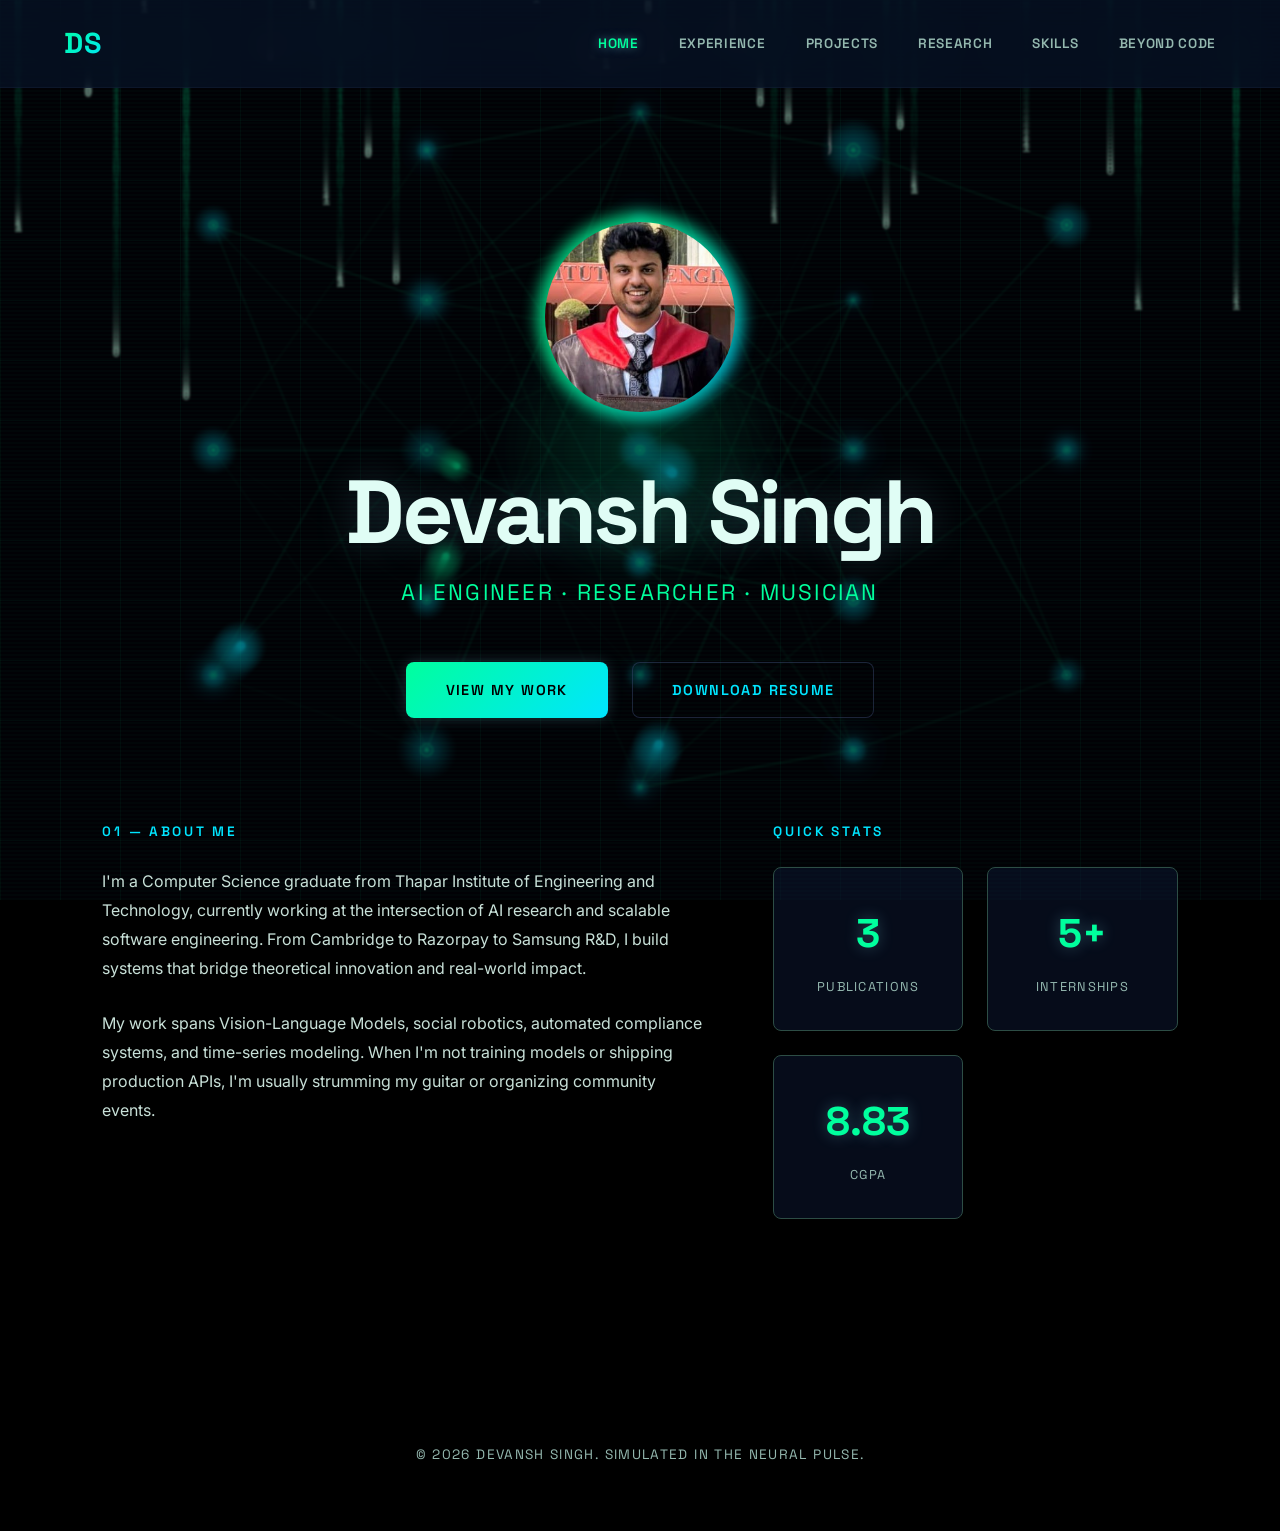
<file: index.html>
<!DOCTYPE html>
<html lang="en">
<head>
    <meta charset="UTF-8">
    <meta name="viewport" content="width=device-width, initial-scale=1.0">
    <title>Devansh Singh | Portfolio</title>
    <link rel="icon" type="image/png" href="assets/favicon.png">
    <meta name="description" content="Portfolio of Devansh Singh — AI Engineer, Researcher, and Musician. Specializing in Deep Learning, Computer Vision, and Multimodal AI.">
    <link rel="stylesheet" href="style.css">
</head>
<body>
    <div id="canvas-container"><canvas id="fractal-canvas"></canvas></div>

    <nav>
        <a href="index.html" class="logo">DS</a>
        <button class="hamburger" aria-label="Menu"><span></span><span></span><span></span></button>
        <div class="nav-links">
            <a href="index.html" class="active">Home</a>
            <a href="experience.html">Experience</a>
            <a href="projects.html">Projects</a>
            <a href="research.html">Research</a>
            <a href="skills.html">Skills</a>
            <a href="beyond.html">Beyond Code</a>
        </div>
    </nav>

    <main>
        <section class="hero">
            <div class="profile-wrapper">
                <div class="profile-glow"></div>
                <img src="assets/profile.jpg" alt="Devansh Singh" class="profile-img">
            </div>
            <h1>Devansh Singh</h1>
            <p class="tagline">AI Engineer · Researcher · Musician</p>
            <div class="hero-buttons">
                <a href="projects.html" class="btn btn-primary">View My Work</a>
                <a href="My resume.pdf" target="_blank" class="btn btn-secondary">Download Resume</a>
            </div>
        </section>

        <section class="about-section fade-in">
            <div class="about-grid">
                <div>
                    <div class="about-label">01 — About Me</div>
                    <p>I'm a Computer Science graduate from Thapar Institute of Engineering and Technology, currently working at the intersection of AI research and scalable software engineering. From Cambridge to Razorpay to Samsung R&D, I build systems that bridge theoretical innovation and real-world impact.</p>
                    <br>
                    <p>My work spans Vision-Language Models, social robotics, automated compliance systems, and time-series modeling. When I'm not training models or shipping production APIs, I'm usually strumming my guitar or organizing community events.</p>
                </div>
                <div>
                    <div class="about-label">Quick Stats</div>
                    <div class="stat-grid">
                        <div class="stat">
                            <div class="stat-number">3</div>
                            <div class="stat-label">Publications</div>
                        </div>
                        <div class="stat">
                            <div class="stat-number">5+</div>
                            <div class="stat-label">Internships</div>
                        </div>
                        <div class="stat">
                            <div class="stat-number">8.83</div>
                            <div class="stat-label">CGPA</div>
                        </div>
                    </div>
                </div>
            </div>
        </section>
    </main>

    <footer>
        <div class="footer-line"></div>
        <p>&copy; 2026 Devansh Singh. Simulated in the Neural Pulse.</p>
    </footer>

    <script src="script.js"></script>
</body>
</html>
</file>
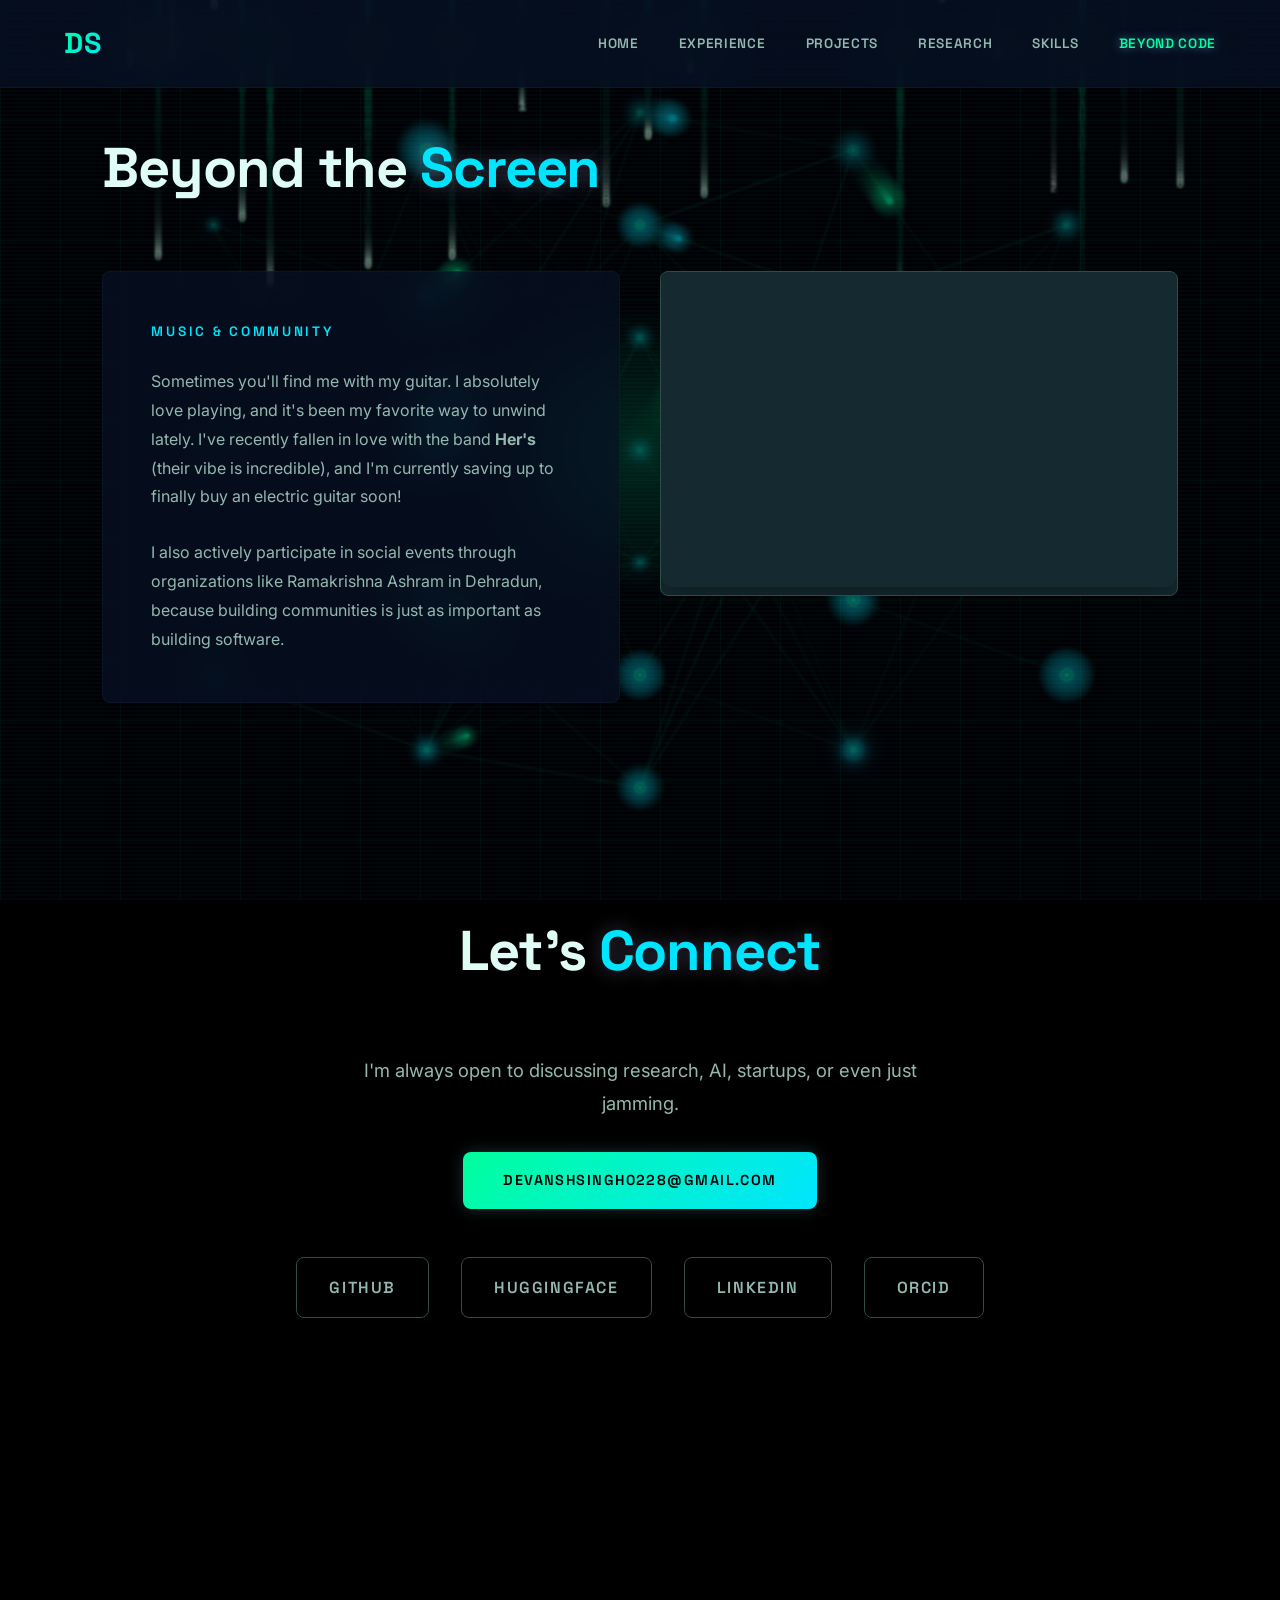
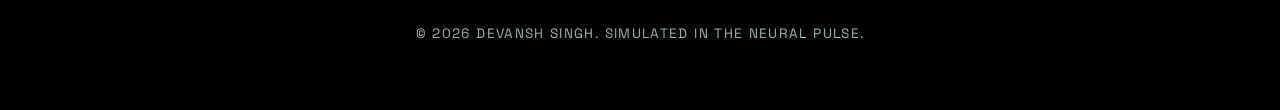
<file: beyond.html>
<!DOCTYPE html>
<html lang="en">

<head>
    <meta charset="UTF-8">
    <meta name="viewport" content="width=device-width, initial-scale=1.0">
    <title>Beyond Code | Devansh Singh Portfolio</title>
    <link rel="icon" type="image/png" href="assets/favicon.png">
    <link rel="stylesheet" href="style.css">
</head>

<body>
    <div id="canvas-container"><canvas id="fractal-canvas"></canvas></div>
    <nav>
        <a href="index.html" class="logo">DS</a>
        <button class="hamburger" aria-label="Menu"><span></span><span></span><span></span></button>
        <div class="nav-links">
            <a href="index.html">Home</a>
            <a href="experience.html">Experience</a>
            <a href="projects.html">Projects</a>
            <a href="research.html">Research</a>
            <a href="skills.html">Skills</a>
            <a href="beyond.html" class="active">Beyond Code</a>
        </div>
    </nav>
    <main>
        <h2 class="fade-in">Beyond the <span class="accent">Screen</span></h2>
        <div class="grid-2">
            <div class="glass-card fade-in">
                <div class="about-label">Music & Community</div>
                <p>Sometimes you'll find me with my guitar. I absolutely love playing, and it's been my favorite way to
                    unwind lately. I've recently fallen in love with the band <strong>Her's</strong> (their vibe is
                    incredible), and I'm currently saving up to finally buy an electric guitar soon!</p>
                <br>
                <p>I also actively participate in social events through organizations like Ramakrishna Ashram in
                    Dehradun, because building communities is just as important as building software.</p>
            </div>
            <div class="fade-in">
                <div class="video-container">
                    <iframe width="100%" height="315" src="https://www.youtube.com/embed/6kzU5Hct-to"
                        title="YouTube video player" frameborder="0"
                        allow="accelerometer; autoplay; clipboard-write; encrypted-media; gyroscope; picture-in-picture; web-share"
                        referrerpolicy="strict-origin-when-cross-origin" allowfullscreen
                        style="border-radius: 0.75rem; box-shadow: 0 10px 30px rgba(0,0,0,0.3);">
                    </iframe>
                </div>
            </div>
        </div>

        <div class="contact-section fade-in" style="margin-top:5rem;">
            <h2>Let's <span class="accent">Connect</span></h2>
            <p style="font-size:1.15rem;max-width:600px;margin:0 auto 2rem;">I'm always open to discussing research, AI,
                startups, or even just jamming.</p>
            <a href="mailto:devanshsingh0228@gmail.com" class="btn btn-primary">devanshsingh0228@gmail.com</a>
            <div class="social-links">
                <a href="https://github.com/devsingh02" target="_blank" class="social-link">GitHub</a>
                <a href="https://huggingface.co/devranx" target="_blank" class="social-link">HuggingFace</a>
                <a href="https://www.linkedin.com/in/devansh-singh-8190a0222/" target="_blank"
                    class="social-link">LinkedIn</a>
                <a href="https://orcid.org/0009-0004-6804-5392" target="_blank" class="social-link">ORCID</a>
            </div>
        </div>
    </main>
    <footer>
        <div class="footer-line"></div>
        <p>&copy; 2026 Devansh Singh. Simulated in the Neural Pulse.</p>
    </footer>
    <script src="script.js"></script>
</body>

</html>
</file>
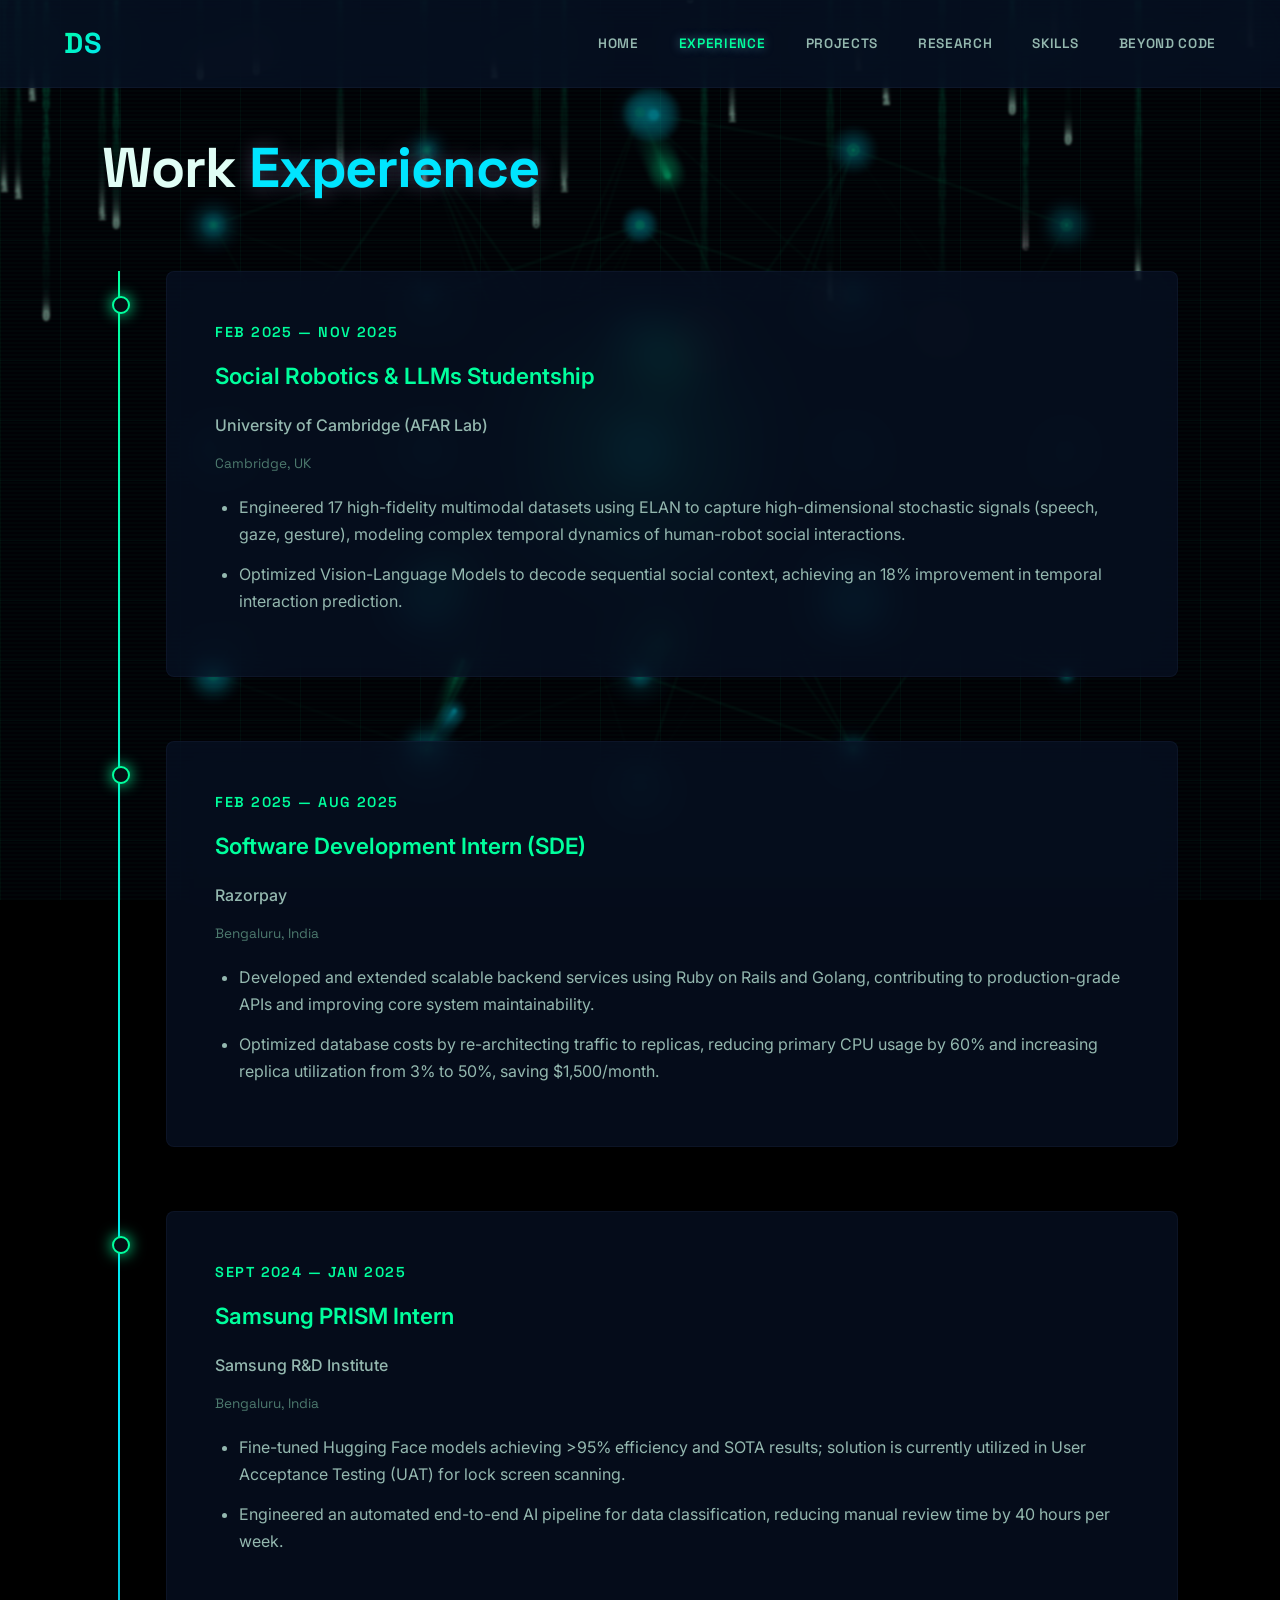
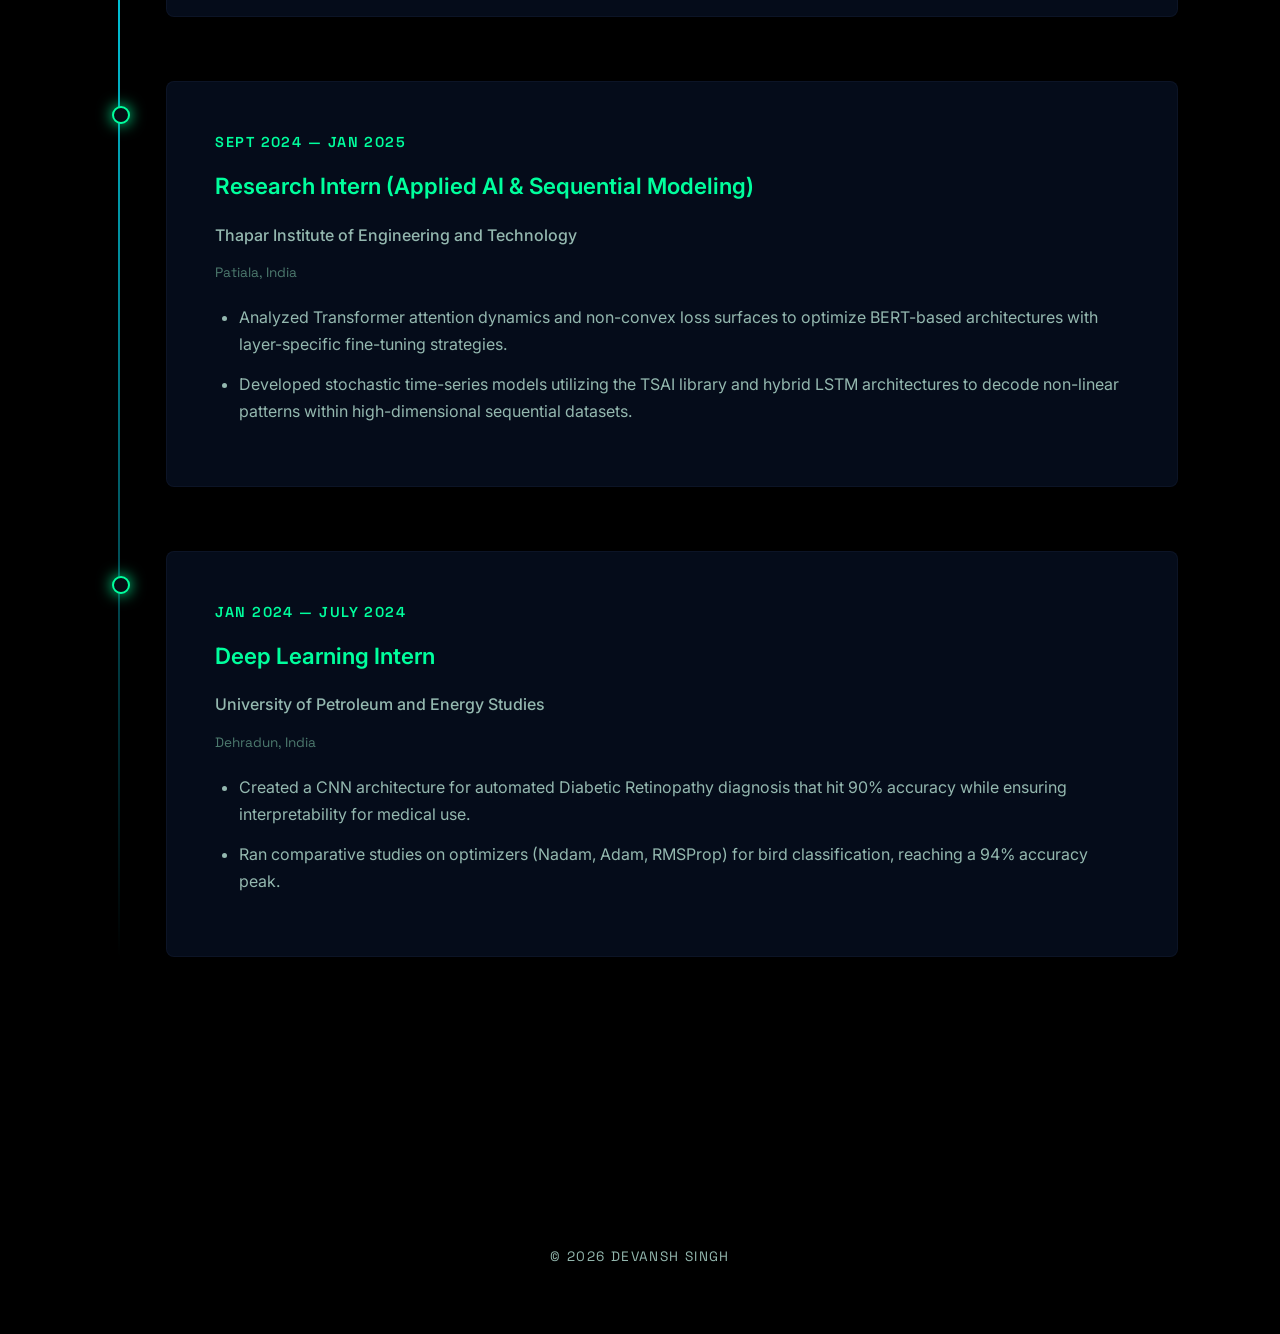
<file: experience.html>
<!DOCTYPE html>
<html lang="en">
<head>
    <meta charset="UTF-8">
    <meta name="viewport" content="width=device-width, initial-scale=1.0">
    <title>Experience | Devansh Singh Portfolio</title>
    <link rel="icon" type="image/png" href="assets/favicon.png">
    <link rel="stylesheet" href="style.css">
</head>
<body>
    <div id="canvas-container"><canvas id="fractal-canvas"></canvas></div>
    <nav>
        <a href="index.html" class="logo">DS</a>
        <button class="hamburger" aria-label="Menu"><span></span><span></span><span></span></button>
        <div class="nav-links">
            <a href="index.html">Home</a>
            <a href="experience.html" class="active">Experience</a>
            <a href="projects.html">Projects</a>
            <a href="research.html">Research</a>
            <a href="skills.html">Skills</a>
            <a href="beyond.html">Beyond Code</a>
        </div>
    </nav>

    <main>
        <h2 class="fade-in">Work <span class="accent">Experience</span></h2>

        <div class="timeline">
            <div class="timeline-item glass-card fade-in">
                <div class="date">Feb 2025 — Nov 2025</div>
                <h3>Social Robotics & LLMs Studentship</h3>
                <h4>University of Cambridge (AFAR Lab)</h4>
                <div class="location">Cambridge, UK</div>
                <ul>
                    <li>Engineered 17 high-fidelity multimodal datasets using ELAN to capture high-dimensional stochastic signals (speech, gaze, gesture), modeling complex temporal dynamics of human-robot social interactions.</li>
                    <li>Optimized Vision-Language Models to decode sequential social context, achieving an 18% improvement in temporal interaction prediction.</li>
                </ul>
            </div>

            <div class="timeline-item glass-card fade-in">
                <div class="date">Feb 2025 — Aug 2025</div>
                <h3>Software Development Intern (SDE)</h3>
                <h4>Razorpay</h4>
                <div class="location">Bengaluru, India</div>
                <ul>
                    <li>Developed and extended scalable backend services using Ruby on Rails and Golang, contributing to production-grade APIs and improving core system maintainability.</li>
                    <li>Optimized database costs by re-architecting traffic to replicas, reducing primary CPU usage by 60% and increasing replica utilization from 3% to 50%, saving $1,500/month.</li>
                </ul>
            </div>

            <div class="timeline-item glass-card fade-in">
                <div class="date">Sept 2024 — Jan 2025</div>
                <h3>Samsung PRISM Intern</h3>
                <h4>Samsung R&D Institute</h4>
                <div class="location">Bengaluru, India</div>
                <ul>
                    <li>Fine-tuned Hugging Face models achieving >95% efficiency and SOTA results; solution is currently utilized in User Acceptance Testing (UAT) for lock screen scanning.</li>
                    <li>Engineered an automated end-to-end AI pipeline for data classification, reducing manual review time by 40 hours per week.</li>
                </ul>
            </div>

            <div class="timeline-item glass-card fade-in">
                <div class="date">Sept 2024 — Jan 2025</div>
                <h3>Research Intern (Applied AI & Sequential Modeling)</h3>
                <h4>Thapar Institute of Engineering and Technology</h4>
                <div class="location">Patiala, India</div>
                <ul>
                    <li>Analyzed Transformer attention dynamics and non-convex loss surfaces to optimize BERT-based architectures with layer-specific fine-tuning strategies.</li>
                    <li>Developed stochastic time-series models utilizing the TSAI library and hybrid LSTM architectures to decode non-linear patterns within high-dimensional sequential datasets.</li>
                </ul>
            </div>

            <div class="timeline-item glass-card fade-in">
                <div class="date">Jan 2024 — July 2024</div>
                <h3>Deep Learning Intern</h3>
                <h4>University of Petroleum and Energy Studies</h4>
                <div class="location">Dehradun, India</div>
                <ul>
                    <li>Created a CNN architecture for automated Diabetic Retinopathy diagnosis that hit 90% accuracy while ensuring interpretability for medical use.</li>
                    <li>Ran comparative studies on optimizers (Nadam, Adam, RMSProp) for bird classification, reaching a 94% accuracy peak.</li>
                </ul>
            </div>
        </div>
    </main>

    <footer>
        <div class="footer-line"></div>
        <p>&copy; 2026 Devansh Singh</p>
    </footer>
    <script src="script.js"></script>
</body>
</html>
</file>
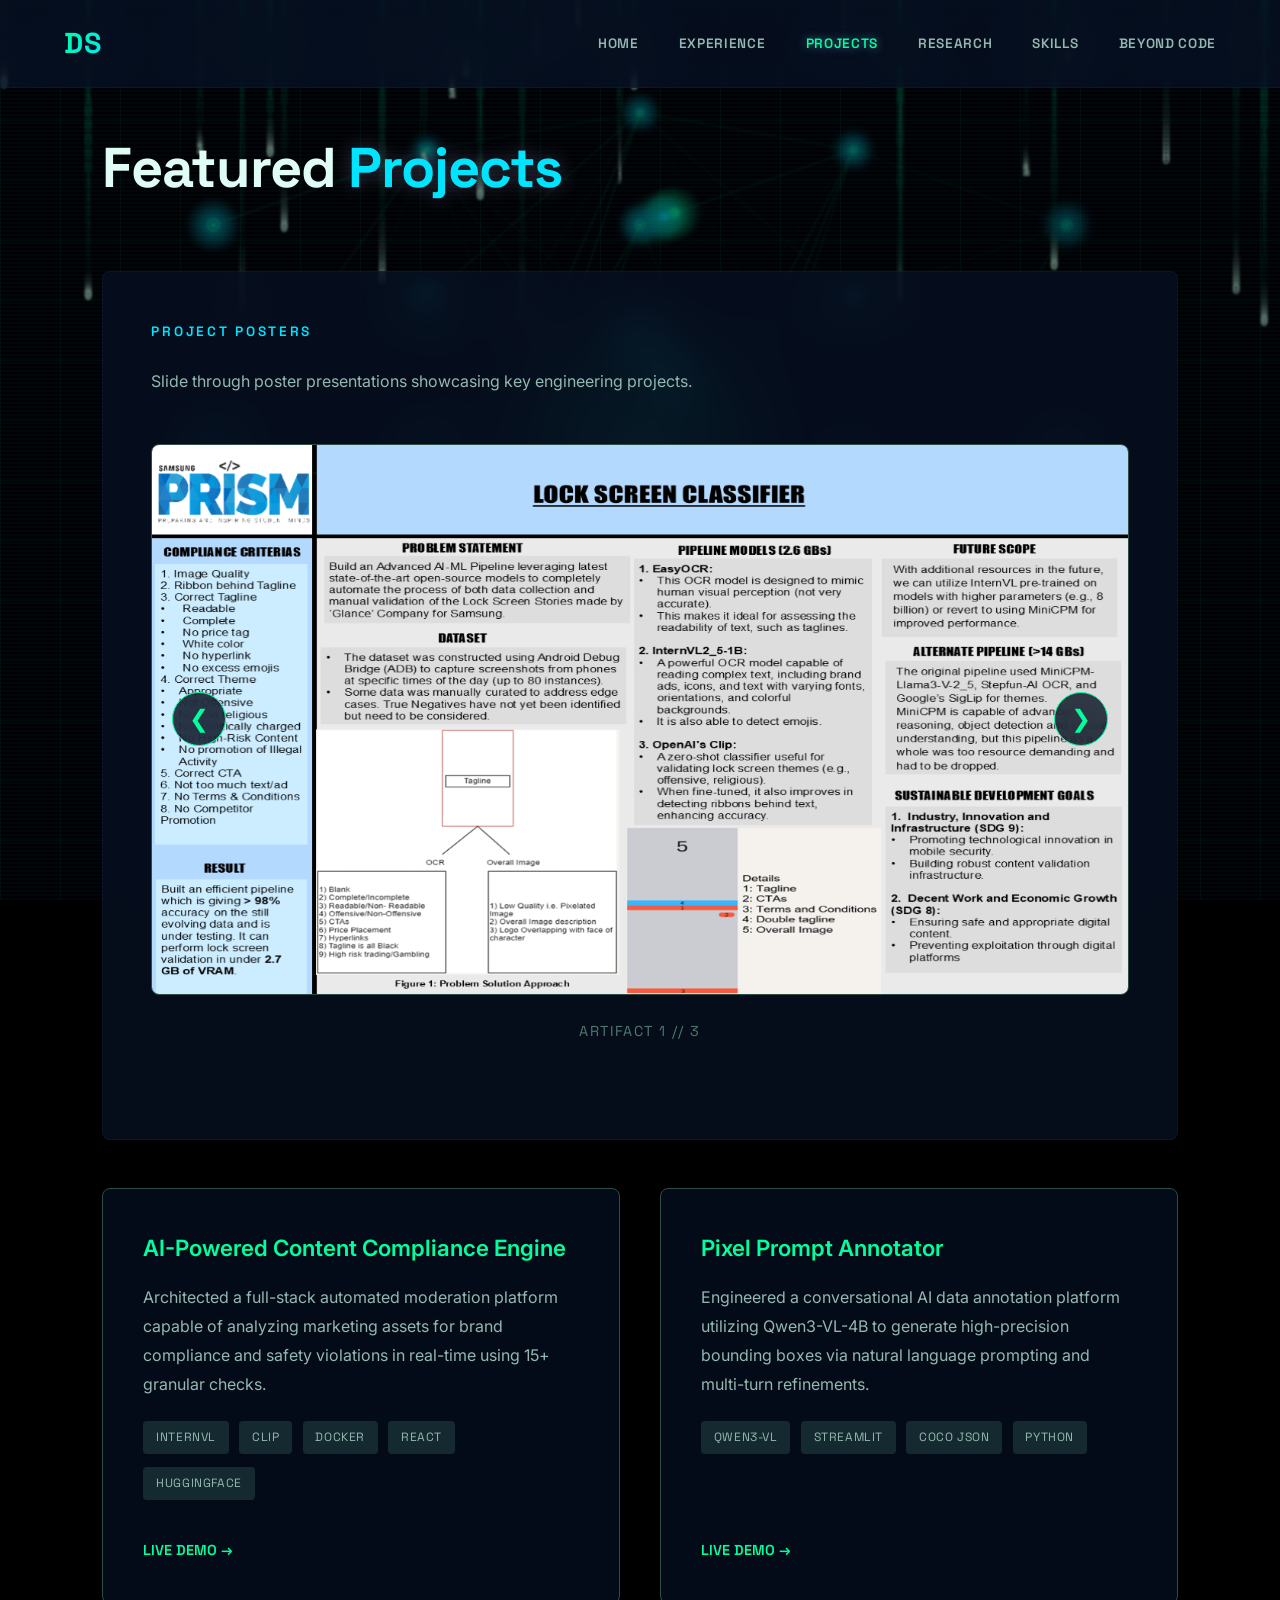
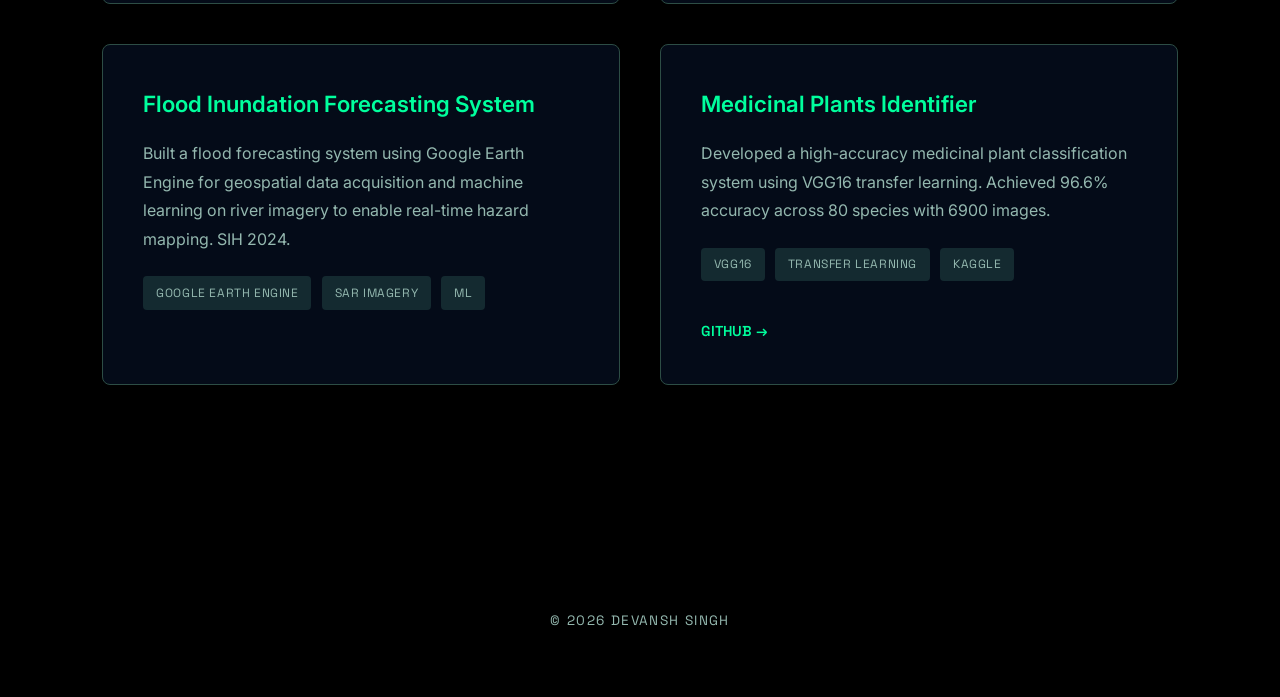
<file: projects.html>
<!DOCTYPE html>
<html lang="en">
<head>
    <meta charset="UTF-8">
    <meta name="viewport" content="width=device-width, initial-scale=1.0">
    <title>Projects | Devansh Singh Portfolio</title>
    <link rel="icon" type="image/png" href="assets/favicon.png">
    <link rel="stylesheet" href="style.css">
</head>
<body>
    <div id="canvas-container"><canvas id="fractal-canvas"></canvas></div>
    <nav>
        <a href="index.html" class="logo">DS</a>
        <button class="hamburger" aria-label="Menu"><span></span><span></span><span></span></button>
        <div class="nav-links">
            <a href="index.html">Home</a>
            <a href="experience.html">Experience</a>
            <a href="projects.html" class="active">Projects</a>
            <a href="research.html">Research</a>
            <a href="skills.html">Skills</a>
            <a href="beyond.html">Beyond Code</a>
        </div>
    </nav>

    <main>
        <h2 class="fade-in">Featured <span class="accent">Projects</span></h2>

        <div class="glass-card fade-in">
            <div class="about-label">Project Posters</div>
            <p style="margin-bottom: 1rem;">Slide through poster presentations showcasing key engineering projects.</p>
            <div class="slideshow-wrapper">
                <div class="slideshow-container">
                    <div class="slide active"><img src="assets/projects_slides/slide_1.png" alt="Lock Screen Classifier"></div>
                    <div class="slide"><img src="assets/projects_slides/slide_2.png" alt="Flood Forecasting"></div>
                    <div class="slide"><img src="assets/projects_slides/slide_3.png" alt="Medicinal Plants"></div>
                    <button class="slide-nav slide-prev">&#10094;</button>
                    <button class="slide-nav slide-next">&#10095;</button>
                </div>
                <div class="slide-counter">1 / 3</div>
            </div>
        </div>

        <div class="grid-2" style="margin-top: 3rem;">
            <div class="project-card fade-in">
                <h3>AI-Powered Content Compliance Engine</h3>
                <p>Architected a full-stack automated moderation platform capable of analyzing marketing assets for brand compliance and safety violations in real-time using 15+ granular checks.</p>
                <div style="margin-top: 1rem;">
                    <span class="project-tag">InternVL</span>
                    <span class="project-tag">CLIP</span>
                    <span class="project-tag">Docker</span>
                    <span class="project-tag">React</span>
                    <span class="project-tag">HuggingFace</span>
                </div>
                <div class="project-links">
                    <a href="https://devranx-prism2-0.hf.space/" target="_blank">Live Demo →</a>
                </div>
            </div>

            <div class="project-card fade-in">
                <h3>Pixel Prompt Annotator</h3>
                <p>Engineered a conversational AI data annotation platform utilizing Qwen3-VL-4B to generate high-precision bounding boxes via natural language prompting and multi-turn refinements.</p>
                <div style="margin-top: 1rem;">
                    <span class="project-tag">Qwen3-VL</span>
                    <span class="project-tag">Streamlit</span>
                    <span class="project-tag">COCO JSON</span>
                    <span class="project-tag">Python</span>
                </div>
                <div class="project-links">
                    <a href="https://devranx-pixel-prompt-annotator.hf.space/" target="_blank">Live Demo →</a>
                </div>
            </div>

            <div class="project-card fade-in">
                <h3>Flood Inundation Forecasting System</h3>
                <p>Built a flood forecasting system using Google Earth Engine for geospatial data acquisition and machine learning on river imagery to enable real-time hazard mapping. SIH 2024.</p>
                <div style="margin-top: 1rem;">
                    <span class="project-tag">Google Earth Engine</span>
                    <span class="project-tag">SAR Imagery</span>
                    <span class="project-tag">ML</span>
                </div>
            </div>

            <div class="project-card fade-in">
                <h3>Medicinal Plants Identifier</h3>
                <p>Developed a high-accuracy medicinal plant classification system using VGG16 transfer learning. Achieved 96.6% accuracy across 80 species with 6900 images.</p>
                <div style="margin-top: 1rem;">
                    <span class="project-tag">VGG16</span>
                    <span class="project-tag">Transfer Learning</span>
                    <span class="project-tag">Kaggle</span>
                </div>
                <div class="project-links">
                    <a href="https://github.com/devsingh02/Medicinal-Plants" target="_blank">GitHub →</a>
                </div>
            </div>
        </div>
    </main>

    <footer>
        <div class="footer-line"></div>
        <p>&copy; 2026 Devansh Singh</p>
    </footer>
    <script src="script.js"></script>
</body>
</html>
</file>
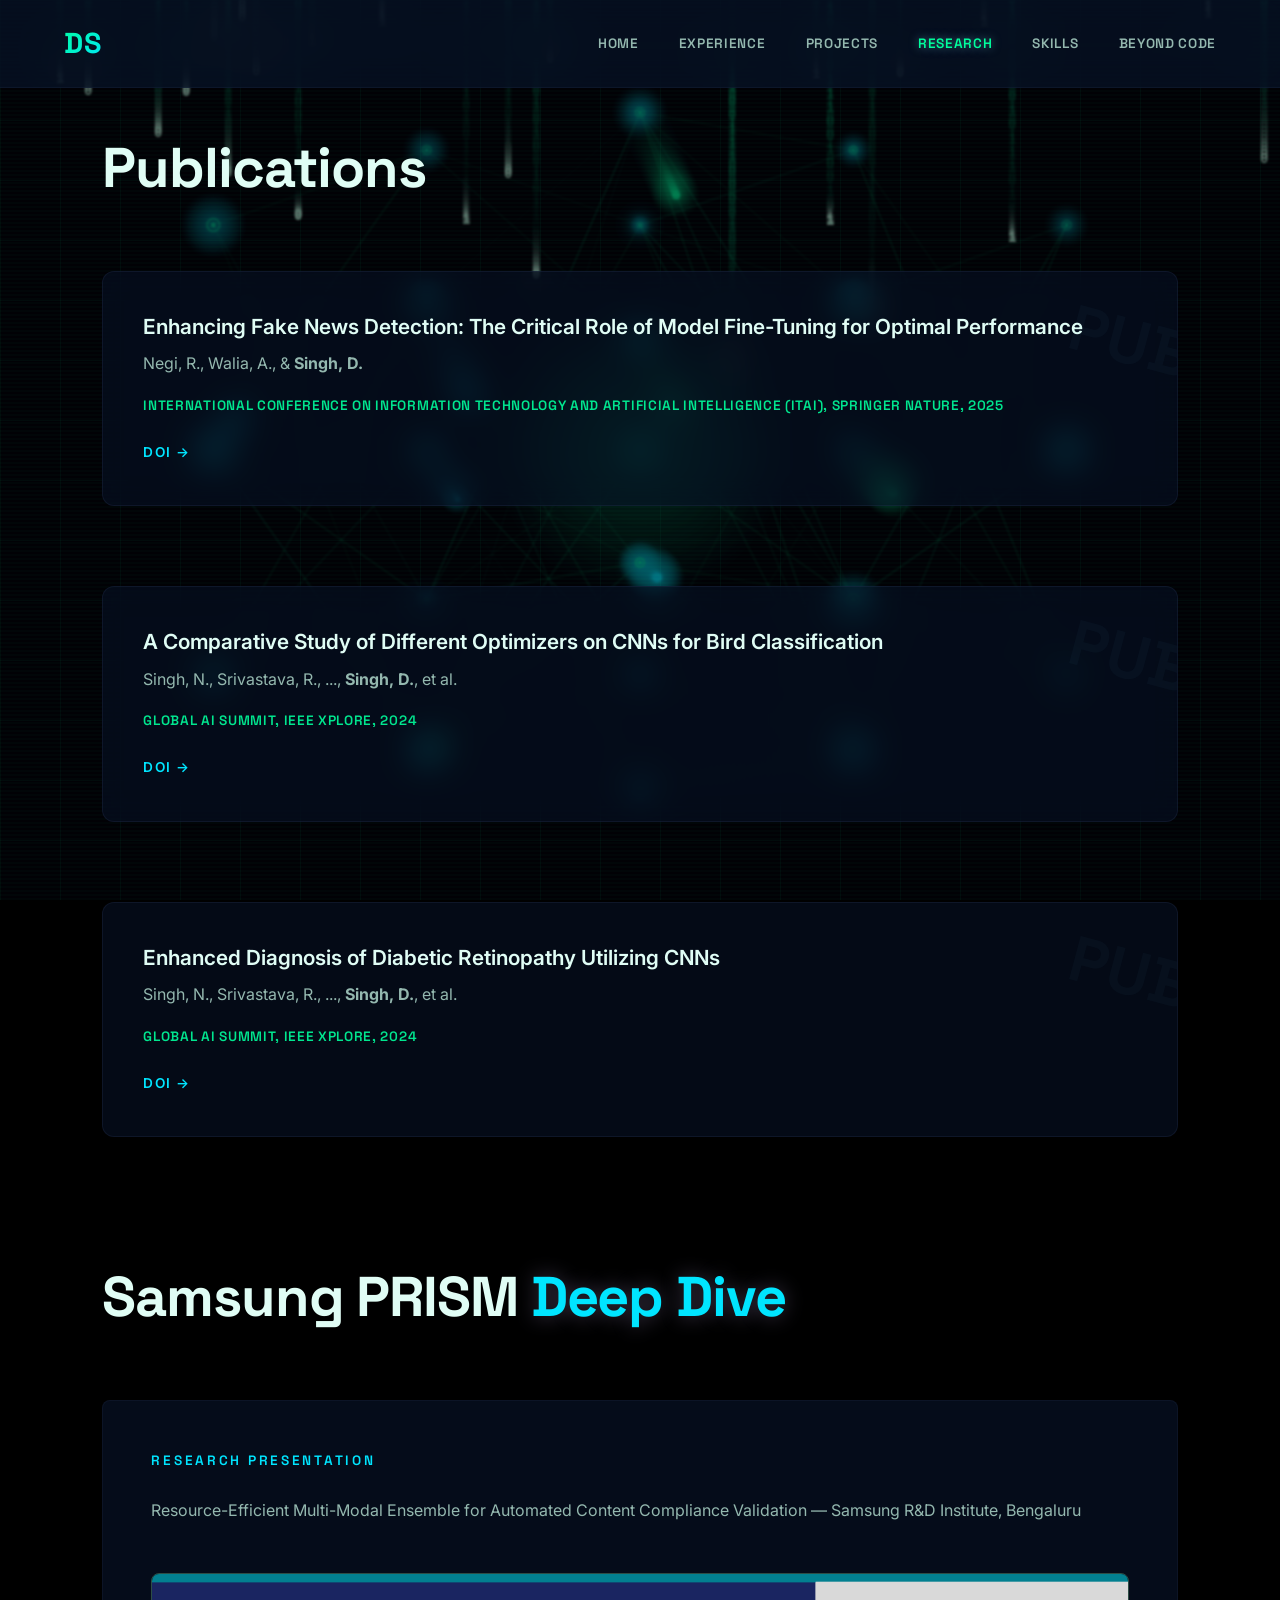
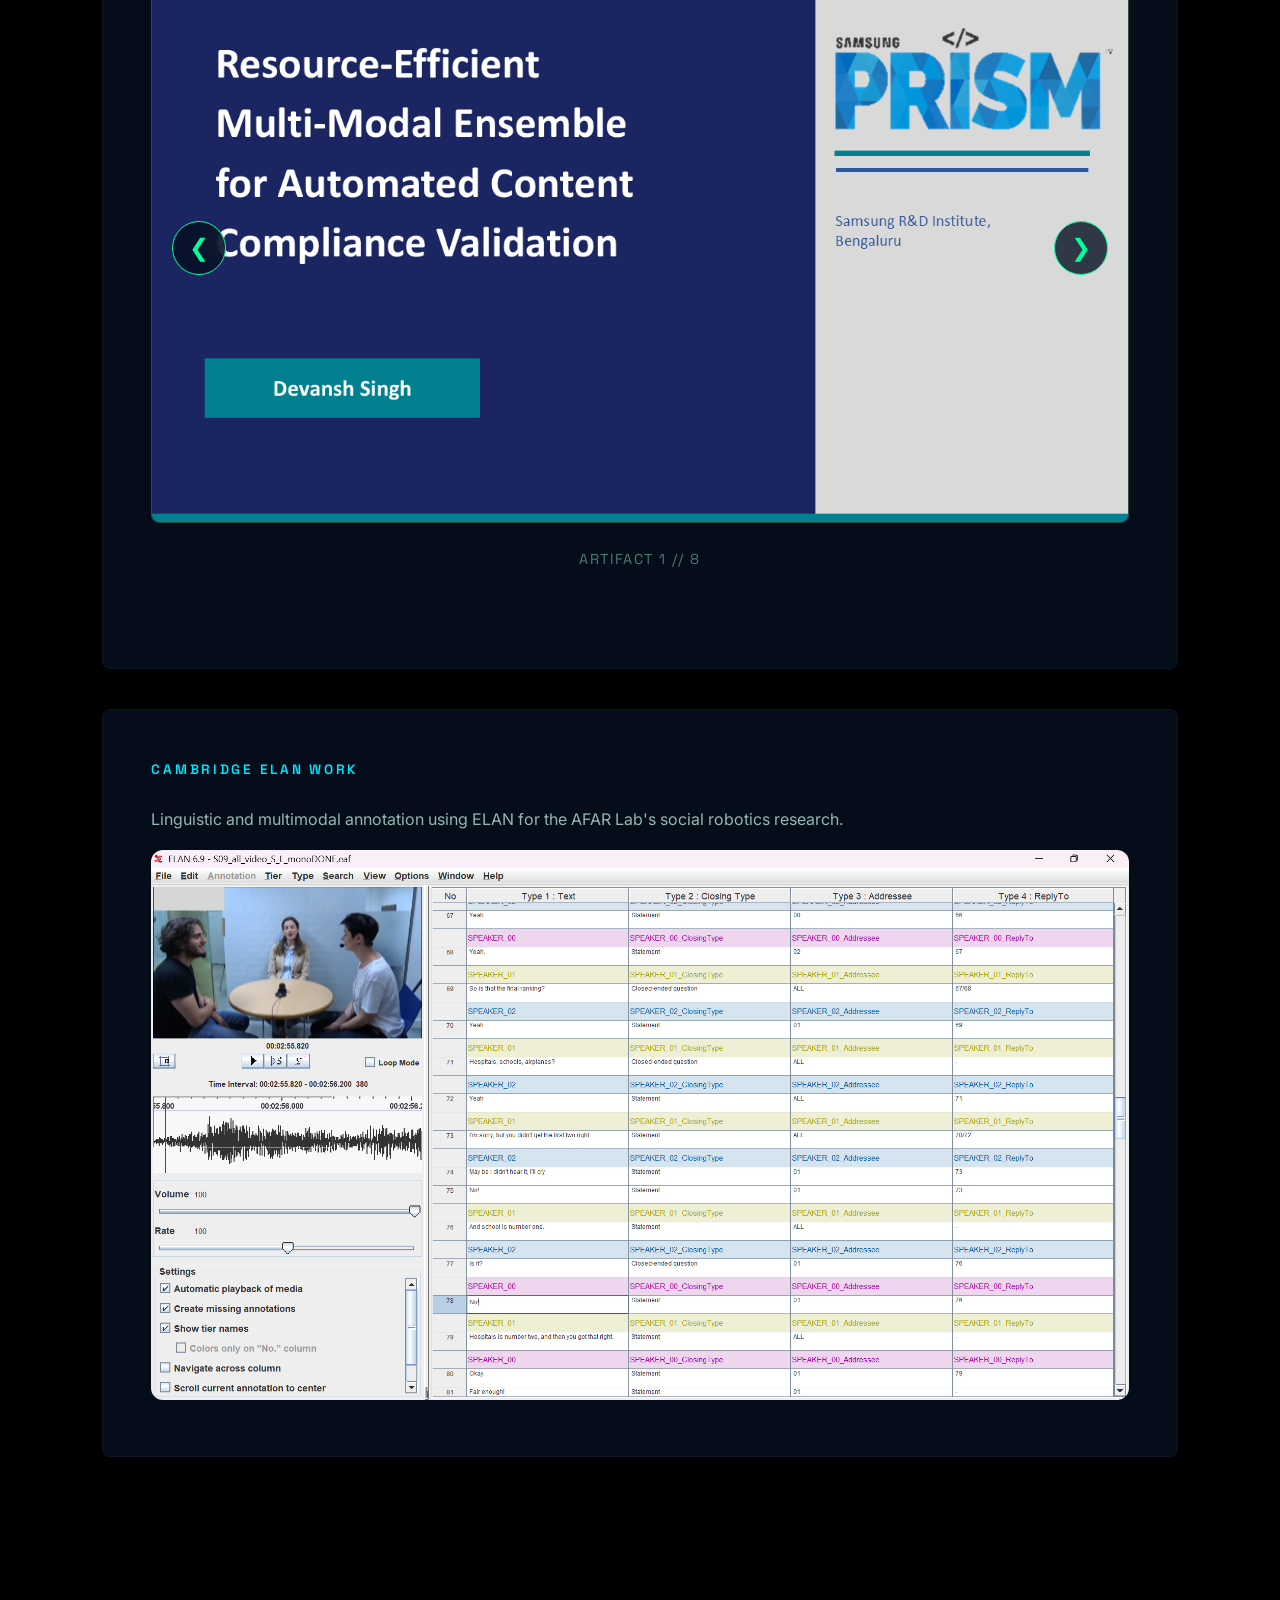
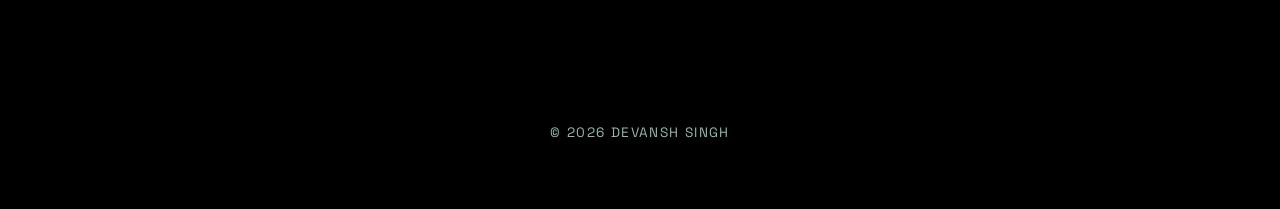
<file: research.html>
<!DOCTYPE html>
<html lang="en">
<head>
    <meta charset="UTF-8">
    <meta name="viewport" content="width=device-width, initial-scale=1.0">
    <title>Research | Devansh Singh Portfolio</title>
    <link rel="icon" type="image/png" href="assets/favicon.png">
    <link rel="stylesheet" href="style.css">
</head>
<body>
    <div id="canvas-container"><canvas id="fractal-canvas"></canvas></div>
    <nav>
        <a href="index.html" class="logo">DS</a>
        <button class="hamburger" aria-label="Menu"><span></span><span></span><span></span></button>
        <div class="nav-links">
            <a href="index.html">Home</a>
            <a href="experience.html">Experience</a>
            <a href="projects.html">Projects</a>
            <a href="research.html" class="active">Research</a>
            <a href="skills.html">Skills</a>
            <a href="beyond.html">Beyond Code</a>
        </div>
    </nav>

    <main>
        <h2 class="fade-in">Publications</h2>
        
        <div class="publications-container">
            <div class="pub-card fade-in">
                <h3>Enhancing Fake News Detection: The Critical Role of Model Fine-Tuning for Optimal Performance</h3>
                <p>Negi, R., Walia, A., & <strong>Singh, D.</strong></p>
                <div class="pub-venue">International Conference on Information Technology and Artificial Intelligence (ITAI), Springer Nature, 2025</div>
                <a href="https://doi.org/10.1007/978-981-96-8694-0_11" target="_blank" class="doi-link">DOI →</a>
            </div>

            <div class="pub-card fade-in">
                <h3>A Comparative Study of Different Optimizers on CNNs for Bird Classification</h3>
                <p>Singh, N., Srivastava, R., ..., <strong>Singh, D.</strong>, et al.</p>
                <div class="pub-venue">Global AI Summit, IEEE Xplore, 2024</div>
                <a href="https://doi.org/10.1109/GlobalAISummit62156.2024.10947947" target="_blank" class="doi-link">DOI →</a>
            </div>

            <div class="pub-card fade-in">
                <h3>Enhanced Diagnosis of Diabetic Retinopathy Utilizing CNNs</h3>
                <p>Singh, N., Srivastava, R., ..., <strong>Singh, D.</strong>, et al.</p>
                <div class="pub-venue">Global AI Summit, IEEE Xplore, 2024</div>
                <a href="https://doi.org/10.1109/GlobalAISummit62156.2024.10947945" target="_blank" class="doi-link">DOI →</a>
            </div>
        </div>

        <h2 class="fade-in" style="margin-top: 5rem;">Samsung PRISM <span class="accent">Deep Dive</span></h2>

        <div class="glass-card fade-in">
            <div class="about-label">Research Presentation</div>
            <p style="margin-bottom: 1rem;">Resource-Efficient Multi-Modal Ensemble for Automated Content Compliance Validation — Samsung R&D Institute, Bengaluru</p>
            <div class="slideshow-wrapper">
                <div class="slideshow-container">
                    <div class="slide active"><img src="assets/samsung_prism_slides/slide_1.png" alt="Slide 1"></div>
                    <div class="slide"><img src="assets/samsung_prism_slides/slide_2.png" alt="Slide 2"></div>
                    <div class="slide"><img src="assets/samsung_prism_slides/slide_3.png" alt="Slide 3"></div>
                    <div class="slide"><img src="assets/samsung_prism_slides/slide_4.png" alt="Slide 4"></div>
                    <div class="slide"><img src="assets/samsung_prism_slides/slide_5.png" alt="Slide 5"></div>
                    <div class="slide"><img src="assets/samsung_prism_slides/slide_6.png" alt="Slide 6"></div>
                    <div class="slide"><img src="assets/samsung_prism_slides/slide_7.png" alt="Slide 7"></div>
                    <div class="slide"><img src="assets/samsung_prism_slides/slide_8.png" alt="Slide 8"></div>
                    <button class="slide-nav slide-prev">&#10094;</button>
                    <button class="slide-nav slide-next">&#10095;</button>
                </div>
                <div class="slide-counter">1 / 8</div>
            </div>
        </div>

        <div class="glass-card fade-in" style="margin-top: 2rem;">
            <div class="about-label">Cambridge ELAN Work</div>
            <p style="margin-bottom: 1rem;">Linguistic and multimodal annotation using ELAN for the AFAR Lab's social robotics research.</p>
            <img src="Cambridge work ELAN snapshot.png" alt="Cambridge ELAN Work" style="width: 100%; border-radius: 0.75rem;">
        </div>
    </main>

    <footer>
        <div class="footer-line"></div>
        <p>&copy; 2026 Devansh Singh</p>
    </footer>
    <script src="script.js"></script>
</body>
</html>
</file>
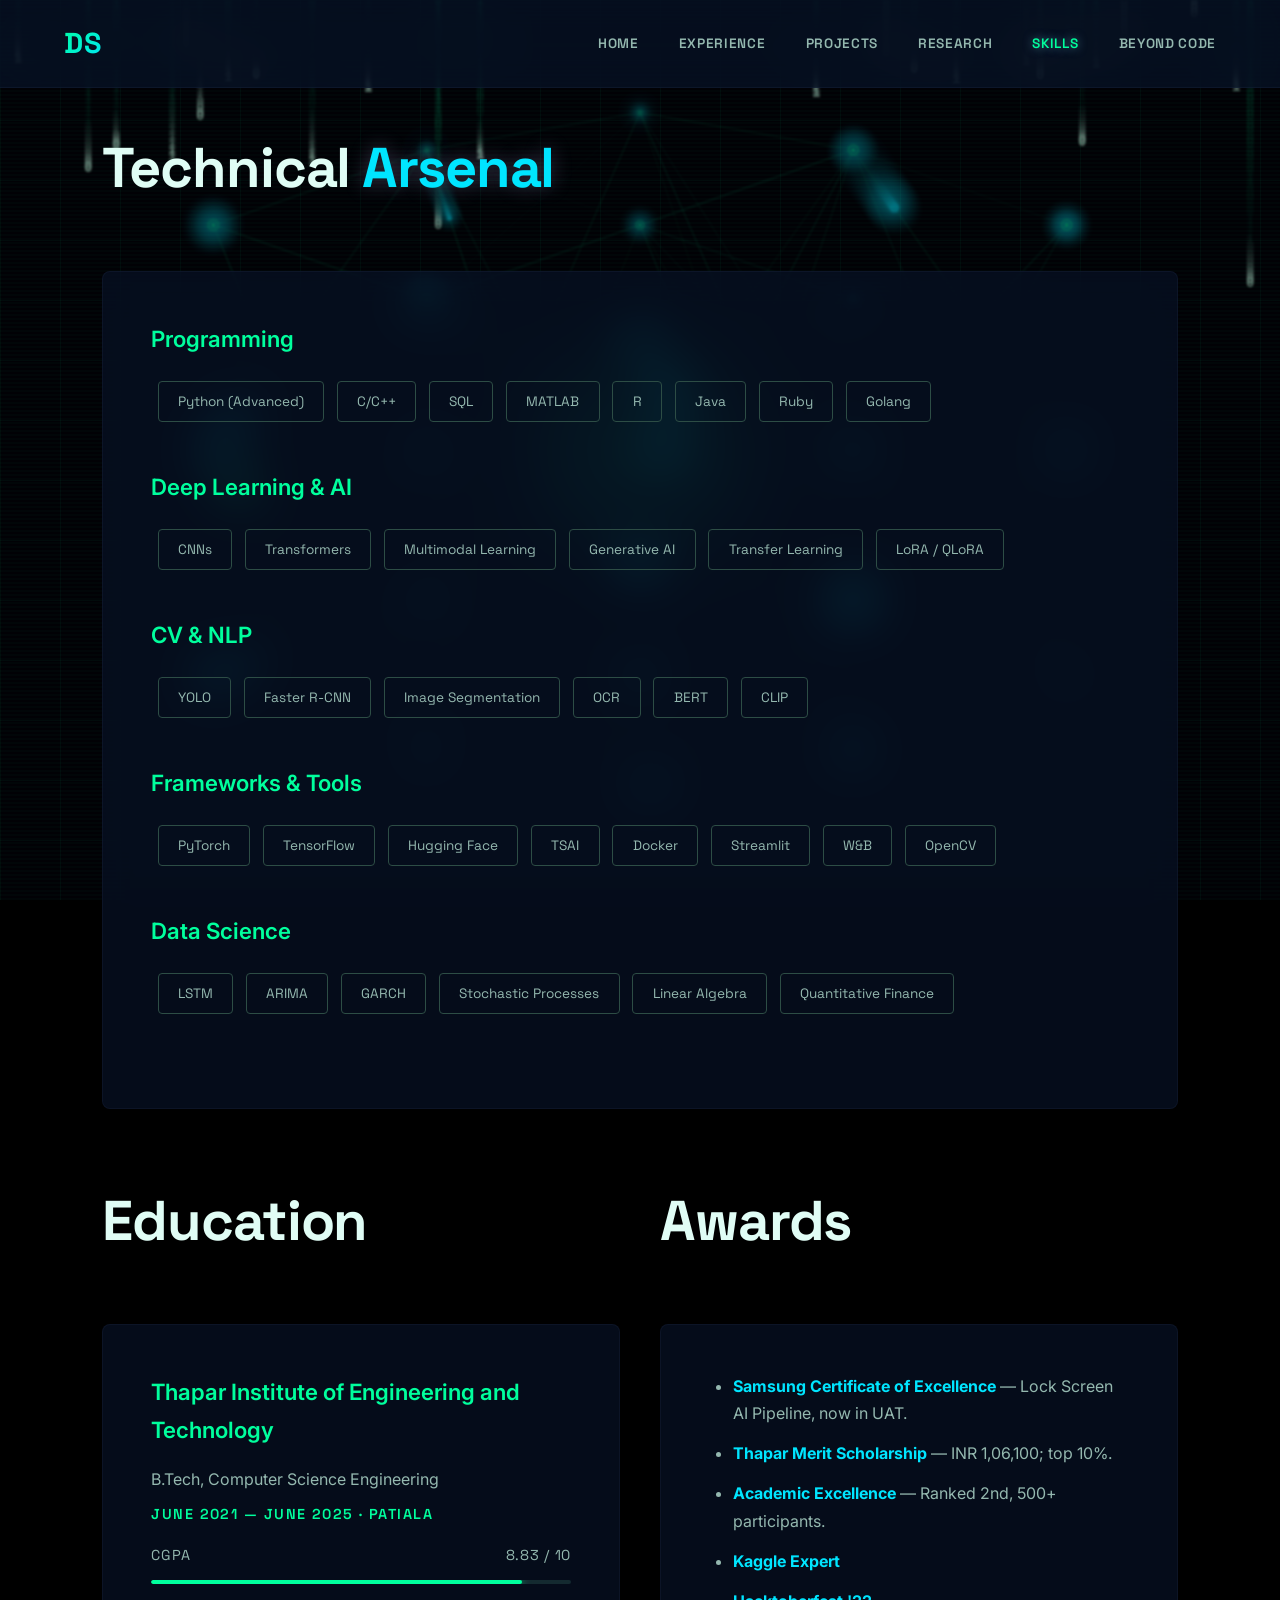
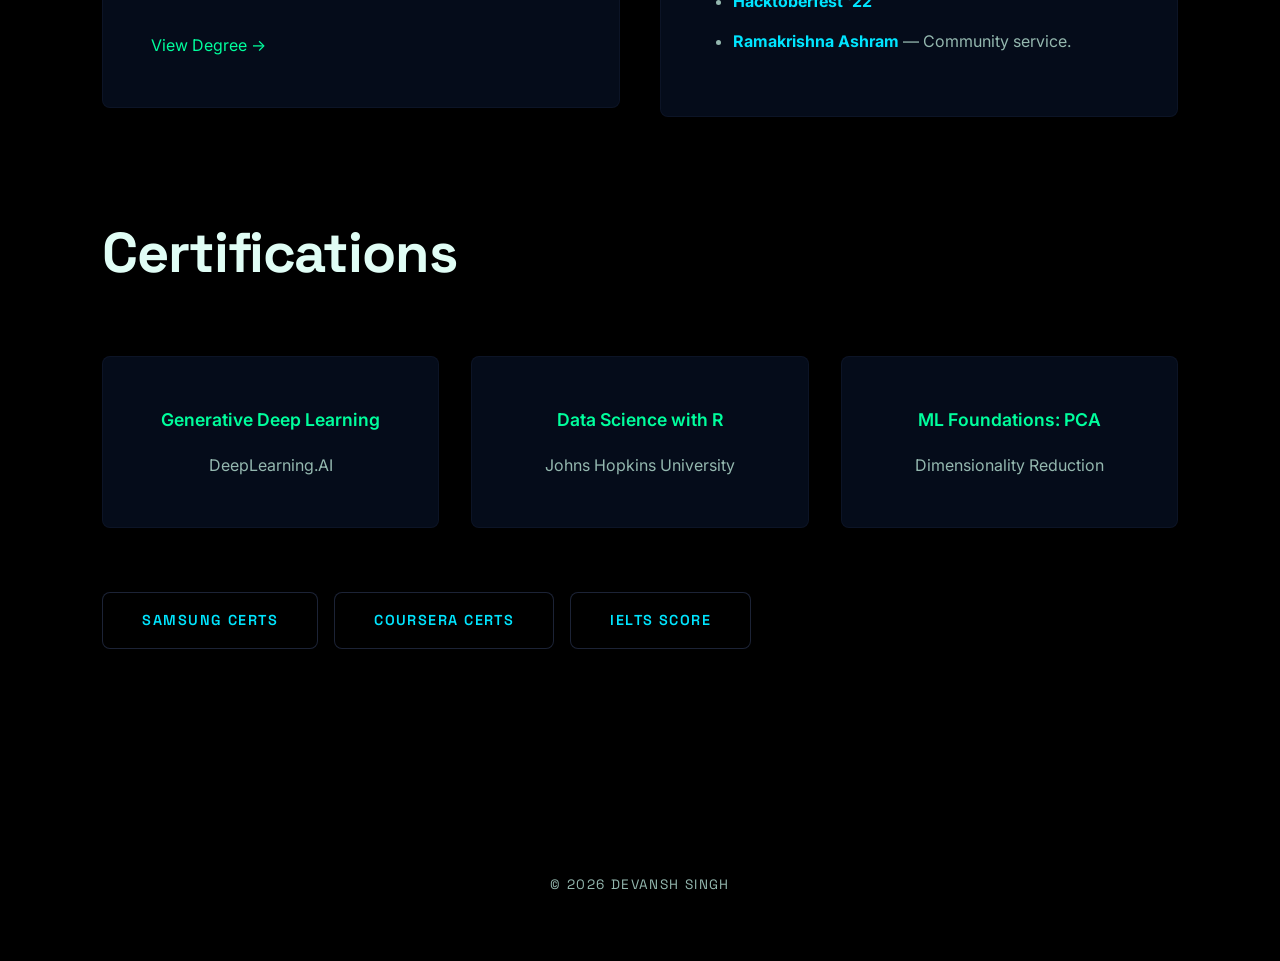
<file: skills.html>
<!DOCTYPE html>
<html lang="en">
<head>
    <meta charset="UTF-8">
    <meta name="viewport" content="width=device-width, initial-scale=1.0">
    <title>Skills | Devansh Singh Portfolio</title>
    <link rel="icon" type="image/png" href="assets/favicon.png">
    <link rel="stylesheet" href="style.css">
</head>
<body>
    <div id="canvas-container"><canvas id="fractal-canvas"></canvas></div>
    <nav>
        <a href="index.html" class="logo">DS</a>
        <button class="hamburger" aria-label="Menu"><span></span><span></span><span></span></button>
        <div class="nav-links">
            <a href="index.html">Home</a>
            <a href="experience.html">Experience</a>
            <a href="projects.html">Projects</a>
            <a href="research.html">Research</a>
            <a href="skills.html" class="active">Skills</a>
            <a href="beyond.html">Beyond Code</a>
        </div>
    </nav>
    <main>
        <h2 class="fade-in">Technical <span class="accent">Arsenal</span></h2>
        <div class="glass-card fade-in">
            <div class="skill-category"><h3>Programming</h3>
                <span class="skill-tag">Python (Advanced)</span><span class="skill-tag">C/C++</span><span class="skill-tag">SQL</span><span class="skill-tag">MATLAB</span><span class="skill-tag">R</span><span class="skill-tag">Java</span><span class="skill-tag">Ruby</span><span class="skill-tag">Golang</span>
            </div>
            <div class="skill-category"><h3>Deep Learning & AI</h3>
                <span class="skill-tag">CNNs</span><span class="skill-tag">Transformers</span><span class="skill-tag">Multimodal Learning</span><span class="skill-tag">Generative AI</span><span class="skill-tag">Transfer Learning</span><span class="skill-tag">LoRA / QLoRA</span>
            </div>
            <div class="skill-category"><h3>CV & NLP</h3>
                <span class="skill-tag">YOLO</span><span class="skill-tag">Faster R-CNN</span><span class="skill-tag">Image Segmentation</span><span class="skill-tag">OCR</span><span class="skill-tag">BERT</span><span class="skill-tag">CLIP</span>
            </div>
            <div class="skill-category"><h3>Frameworks & Tools</h3>
                <span class="skill-tag">PyTorch</span><span class="skill-tag">TensorFlow</span><span class="skill-tag">Hugging Face</span><span class="skill-tag">TSAI</span><span class="skill-tag">Docker</span><span class="skill-tag">Streamlit</span><span class="skill-tag">W&B</span><span class="skill-tag">OpenCV</span>
            </div>
            <div class="skill-category"><h3>Data Science</h3>
                <span class="skill-tag">LSTM</span><span class="skill-tag">ARIMA</span><span class="skill-tag">GARCH</span><span class="skill-tag">Stochastic Processes</span><span class="skill-tag">Linear Algebra</span><span class="skill-tag">Quantitative Finance</span>
            </div>
        </div>

        <div class="grid-2" style="margin-top:4rem;">
            <div class="fade-in">
                <h2>Education</h2>
                <div class="glass-card">
                    <h3>Thapar Institute of Engineering and Technology</h3>
                    <p>B.Tech, Computer Science Engineering</p>
                    <div class="date" style="margin-top:0.5rem;">June 2021 — June 2025 · Patiala</div>
                    <div style="margin-top:1rem;">
                        <div class="pulse-bar-container">
                            <div class="pulse-bar-label"><span>CGPA</span><span>8.83 / 10</span></div>
                            <div class="pulse-bar-track"><div class="pulse-bar-fill" style="width:88.3%;"></div></div>
                        </div>
                    </div>
                    <a href="Degree.pdf" target="_blank" style="display:inline-block;margin-top:1rem;">View Degree →</a>
                </div>
            </div>
            <div class="fade-in">
                <h2>Awards</h2>
                <div class="glass-card">
                    <ul>
                        <li><strong style="color:var(--secondary);">Samsung Certificate of Excellence</strong> — Lock Screen AI Pipeline, now in UAT.</li>
                        <li><strong style="color:var(--secondary);">Thapar Merit Scholarship</strong> — INR 1,06,100; top 10%.</li>
                        <li><strong style="color:var(--secondary);">Academic Excellence</strong> — Ranked 2nd, 500+ participants.</li>
                        <li><strong style="color:var(--secondary);">Kaggle Expert</strong></li>
                        <li><strong style="color:var(--secondary);">Hacktoberfest '22</strong></li>
                        <li><strong style="color:var(--secondary);">Ramakrishna Ashram</strong> — Community service.</li>
                    </ul>
                </div>
            </div>
        </div>

        <div class="fade-in" style="margin-top:3rem;">
            <h2>Certifications</h2>
            <div class="grid-3">
                <div class="glass-card" style="text-align:center;"><h3 style="font-size:1.1rem;">Generative Deep Learning</h3><p>DeepLearning.AI</p></div>
                <div class="glass-card" style="text-align:center;"><h3 style="font-size:1.1rem;">Data Science with R</h3><p>Johns Hopkins University</p></div>
                <div class="glass-card" style="text-align:center;"><h3 style="font-size:1.1rem;">ML Foundations: PCA</h3><p>Dimensionality Reduction</p></div>
            </div>
            <div style="margin-top:1.5rem;display:flex;gap:1rem;flex-wrap:wrap;">
                <a href="Samsung Certificates proofs or trophies.pdf" target="_blank" class="btn btn-secondary">Samsung Certs</a>
                <a href="Coursera Certificates for some extra fun.pdf" target="_blank" class="btn btn-secondary">Coursera Certs</a>
                <a href="IELTS Score.pdf" target="_blank" class="btn btn-secondary">IELTS Score</a>
            </div>
        </div>
    </main>
    <footer><div class="footer-line"></div><p>&copy; 2026 Devansh Singh</p></footer>
    <script src="script.js"></script>
</body>
</html>
</file>
<file: style.css>
/* ====================================
   THE NEURAL OBSERVATORY — Quantum Archive
   Portfolio of Devansh Singh
   ==================================== */

@import url('https://fonts.googleapis.com/css2?family=Inter:wght@300;400;500;600;700;800&family=Space+Grotesk:wght@400;500;600;700&display=swap');

:root {
    /* Neural Matrix Foundation */
    --surface-lowest: #000000;
    --surface-low: #05080a;
    --surface: #060e14;
    --surface-container: #0c1a1f;
    --surface-high: #102429;
    --surface-highest: #142a30;
    --surface-bright: #1a353d;

    /* Neural Matrix Accents */
    --primary: #00ff9d;       /* Emerald Neon */
    --primary-dim: #00cc7d;
    --primary-container: #00ff9d33;
    --secondary: #00e5ff;     /* Ghost Cyan */
    --secondary-container: #004d55;
    --tertiary: #00ff9d;

    /* Text */
    --on-surface: #e0fdf5;
    --on-surface-variant: #94b8af;
    --outline: #4d7a6e;
    --outline-variant: #2d4d45;

    /* Gradients */
    --gradient-primary: linear-gradient(135deg, var(--primary), var(--secondary));
    --gradient-hud: linear-gradient(135deg, var(--primary), var(--secondary));
}

* {
    margin: 0;
    padding: 0;
    box-sizing: border-box;
}

html {
    scroll-behavior: smooth;
}

body {
    font-family: 'Inter', sans-serif;
    background-color: var(--surface-lowest);
    color: var(--on-surface);
    line-height: 1.7;
    overflow-x: hidden;
}

/* Canvas Background */
#canvas-container {
    position: fixed;
    top: 0; left: 0;
    width: 100vw; height: 100vh;
    z-index: 0;
    pointer-events: none;
}

#fractal-canvas {
    width: 100%;
    height: 100%;
    filter: blur(1px); /* Reduced blur for better visibility */
    opacity: 0.75;      /* Increased opacity */
}

#canvas-container::after {
    content: '';
    position: absolute;
    inset: 0;
    background: rgba(3, 5, 10, 0.35); /* Balanced overlay */
    background-image: 
        linear-gradient(rgba(0, 255, 157, 0.04) 1px, transparent 1px),
        linear-gradient(90deg, rgba(0, 255, 157, 0.04) 1px, transparent 1px);
    background-size: 60px 60px;
    z-index: 1;
}

/* Scanline Effect */
#canvas-container::before {
    content: '';
    position: absolute;
    top: 0; left: 0;
    width: 100%; height: 100%;
    background: linear-gradient(
        to bottom,
        transparent 50%,
        rgba(0, 255, 157, 0.02) 50%
    );
    background-size: 100% 4px;
    z-index: 2;
    pointer-events: none;
    animation: scanline 10s linear infinite;
}

@keyframes scanline {
    from { background-position: 0 0; }
    to { background-position: 0 100%; }
}

/* ---- NAVBAR ---- */
nav {
    position: fixed;
    top: 0; width: 100%;
    display: flex;
    justify-content: space-between;
    align-items: center;
    padding: 1.2rem 5%;
    background: rgba(8, 19, 41, 0.7);
    backdrop-filter: blur(24px);
    -webkit-backdrop-filter: blur(24px);
    z-index: 100;
    border-bottom: 1px solid rgba(56, 71, 109, 0.15);
}

.logo {
    font-family: 'Space Grotesk', sans-serif;
    font-size: 1.8rem;
    font-weight: 700;
    background: var(--gradient-hud);
    -webkit-background-clip: text;
    -webkit-text-fill-color: transparent;
    text-decoration: none;
    letter-spacing: 0.05em;
}

.nav-links {
    display: flex;
    gap: 2.5rem;
    align-items: center;
}

.nav-links a {
    color: var(--on-surface-variant);
    text-decoration: none;
    font-family: 'Space Grotesk', sans-serif;
    font-size: 0.85rem;
    font-weight: 600;
    letter-spacing: 0.05em;
    text-transform: uppercase;
    transition: color 0.3s ease, text-shadow 0.3s ease;
}

.nav-links a:hover, .nav-links a.active {
    color: var(--primary);
    text-shadow: 0 0 10px rgba(140, 231, 255, 0.5);
}

.hamburger {
    display: none;
    flex-direction: column;
    gap: 5px;
    cursor: pointer;
    background: none;
    border: none;
    padding: 5px;
}

.hamburger span {
    display: block;
    width: 24px;
    height: 2px;
    background: var(--on-surface);
    transition: all 0.3s ease;
}

/* ---- MAIN ---- */
main {
    position: relative;
    z-index: 1;
    min-height: 100vh;
    padding: 120px 8% 80px;
    max-width: 1400px;
    margin: 0 auto;
}

/* ---- HERO ---- */
.hero {
    display: flex;
    flex-direction: column;
    align-items: center;
    justify-content: center;
    text-align: center;
    min-height: calc(100vh - 200px);
    padding: 2rem 0;
}

.profile-wrapper {
    position: relative;
    margin-bottom: 3.5rem;
}

.profile-img {
    width: 190px; height: 190px;
    border-radius: 50%;
    object-fit: cover;
    object-position: top;
    display: block;
    position: relative;
    z-index: 2;
    animation: float 8s ease-in-out infinite;
}

.profile-glow {
    position: absolute;
    top: -8px; left: -8px;
    width: calc(100% + 16px);
    height: calc(100% + 16px);
    border-radius: 50%;
    background: conic-gradient(from 0deg, var(--primary), var(--secondary), var(--tertiary), var(--primary));
    z-index: 1;
    animation: float 8s ease-in-out infinite, spin-glow 10s linear infinite;
    filter: blur(8px);
    opacity: 0.8;
}

@keyframes spin-glow {
    0% { transform: rotate(0deg); }
    100% { transform: rotate(360deg); }
}

@keyframes float {
    0%, 100% { transform: translateY(0px); }
    50% { transform: translateY(-15px); }
}

.hero h1 {
    font-family: 'Space Grotesk', sans-serif;
    font-size: clamp(3.5rem, 7vw, 6rem);
    font-weight: 800;
    letter-spacing: -0.04em;
    color: var(--on-surface);
    margin-bottom: 1rem;
    line-height: 1;
    text-shadow: 0 0 40px rgba(140, 231, 255, 0.2);
}

.tagline {
    font-family: 'Space Grotesk', sans-serif;
    font-size: 1.4rem;
    color: var(--primary);
    margin-bottom: 3rem;
    letter-spacing: 0.1em;
    text-transform: uppercase;
}

.hero-buttons {
    display: flex;
    gap: 1.5rem;
    flex-wrap: wrap;
    justify-content: center;
}

/* ---- BUTTONS ---- */
.btn {
    display: inline-block;
    padding: 1rem 2.5rem;
    border-radius: 0.5rem;
    text-decoration: none;
    font-family: 'Space Grotesk', sans-serif;
    font-weight: 600;
    font-size: 0.9rem;
    text-transform: uppercase;
    letter-spacing: 0.1em;
    transition: all 0.3s ease;
    cursor: pointer;
    border: none;
}

.btn-primary {
    background: var(--gradient-primary);
    color: #000;
    box-shadow: 0 0 15px rgba(140, 231, 255, 0.2);
}

.btn-primary:hover {
    box-shadow: 0 0 25px rgba(140, 231, 255, 0.6);
    transform: translateY(-2px);
}

.btn-secondary {
    background: transparent;
    color: var(--secondary);
    box-shadow: inset 0 0 0 1px rgba(56, 71, 109, 0.5); /* Ghost Border */
}

.btn-secondary:hover {
    background: rgba(208, 188, 255, 0.1);
    box-shadow: inset 0 0 0 1px var(--secondary);
}

/* ---- GLASS CARDS (DATA CLUSTERS) ---- */
.glass-card {
    background: rgba(8, 19, 41, 0.65);
    backdrop-filter: blur(24px);
    -webkit-backdrop-filter: blur(24px);
    border-radius: 0.5rem; /* Sharper corners for sci-fi look */
    padding: 3rem;
    margin-bottom: 2.5rem;
    position: relative;
    transition: all 0.4s ease;
    border: 1px solid rgba(56, 71, 109, 0.15); /* Ghost Border */
}

.glass-card:hover {
    border-color: rgba(56, 71, 109, 0.4);
    box-shadow: 0 10px 40px rgba(0, 0, 0, 0.5), 0 0 20px rgba(208, 188, 255, 0.05);
}

/* ---- SECTION HEADERS ---- */
h2 {
    font-family: 'Space Grotesk', sans-serif;
    font-size: clamp(2.5rem, 5vw, 3.5rem);
    font-weight: 700;
    margin-bottom: 3.5rem;
    letter-spacing: -0.02em;
    color: var(--on-surface);
}

h2 .accent {
    color: var(--secondary);
    text-shadow: 0 0 20px rgba(208, 188, 255, 0.3);
}

h3 {
    font-family: 'Inter', sans-serif;
    font-size: 1.4rem;
    font-weight: 600;
    margin-bottom: 1rem;
    color: var(--primary);
}

h4 {
    font-family: 'Inter', sans-serif;
    font-size: 1rem;
    font-weight: 500;
    color: var(--on-surface-variant);
    margin-bottom: 0.8rem;
}

p {
    color: var(--on-surface-variant);
    line-height: 1.8;
}

ul {
    padding-left: 1.5rem;
    color: var(--on-surface-variant);
}

ul li {
    margin-bottom: 0.8rem;
    line-height: 1.7;
}

a {
    color: var(--primary);
    text-decoration: none;
    transition: all 0.3s;
}

a:hover {
    color: var(--secondary);
    text-shadow: 0 0 10px rgba(208, 188, 255, 0.5);
}

/* ---- ABOUT SECTION ---- */
.about-grid {
    display: grid;
    grid-template-columns: 1.2fr 0.8fr;
    gap: 4rem;
    align-items: start;
}

.about-label {
    font-family: 'Space Grotesk', sans-serif;
    font-size: 0.85rem;
    text-transform: uppercase;
    letter-spacing: 0.2em;
    color: var(--secondary);
    margin-bottom: 1.5rem;
    font-weight: 600;
}

.about-section p {
    color: #c8e0d8; /* Brighter off-white for readability */
}

.stat-grid {
    display: grid;
    grid-template-columns: repeat(2, 1fr);
    gap: 1.5rem;
}

.stat {
    padding: 2rem;
    background: rgba(12, 25, 52, 0.5);
    border-radius: 0.5rem;
    border: 1px solid var(--outline-variant);
    text-align: center;
}

.stat-number {
    font-family: 'Space Grotesk', sans-serif;
    font-size: 2.5rem;
    font-weight: 700;
    color: var(--primary);
    text-shadow: 0 0 15px rgba(140, 231, 255, 0.3);
}

.stat-label {
    font-family: 'Space Grotesk', sans-serif;
    font-size: 0.8rem;
    color: var(--on-surface-variant);
    margin-top: 0.5rem;
    text-transform: uppercase;
    letter-spacing: 0.1em;
}

/* ---- TIMELINE ---- */
.timeline {
    position: relative;
    padding-left: 3rem;
    margin-left: 1rem;
}

.timeline::before {
    content: '';
    position: absolute;
    left: 0; top: 0;
    width: 2px;
    height: 100%;
    background: linear-gradient(to bottom, var(--primary), var(--secondary), transparent);
}

.timeline-item {
    position: relative;
    margin-bottom: 4rem;
}

.timeline-item::before {
    content: '';
    position: absolute;
    left: -3.45rem;
    top: 1.5rem;
    width: 14px; height: 14px;
    border-radius: 50%;
    background: var(--surface);
    border: 2px solid var(--primary);
    box-shadow: 0 0 15px var(--primary);
}

.date {
    font-family: 'Space Grotesk', sans-serif;
    color: var(--tertiary);
    font-weight: 600;
    font-size: 0.9rem;
    margin-bottom: 0.8rem;
    letter-spacing: 0.1em;
    text-transform: uppercase;
}

.location {
    font-family: 'Space Grotesk', sans-serif;
    font-size: 0.85rem;
    color: var(--outline);
    margin-bottom: 1.2rem;
}

/* ---- GRID LAYOUTS ---- */
.grid-2 {
    display: grid;
    grid-template-columns: repeat(auto-fit, minmax(380px, 1fr));
    gap: 2.5rem;
}

.grid-3 {
    display: grid;
    grid-template-columns: repeat(auto-fit, minmax(300px, 1fr));
    gap: 2rem;
}

/* ---- PROJECT CARDS ---- */
.project-card {
    background: rgba(8, 19, 41, 0.6);
    backdrop-filter: blur(24px);
    border-radius: 0.5rem;
    padding: 2.5rem;
    border: 1px solid var(--outline-variant);
    transition: all 0.4s ease;
    height: 100%;
    display: flex;
    flex-direction: column;
}

.project-card:hover {
    border-color: var(--primary);
    box-shadow: 0 10px 30px rgba(0,0,0,0.5), inset 0 0 20px rgba(140, 231, 255, 0.05);
    transform: translateY(-5px);
}

.project-tag {
    display: inline-block;
    font-family: 'Space Grotesk', sans-serif;
    font-size: 0.75rem;
    padding: 0.4rem 0.8rem;
    background: var(--surface-highest);
    border-radius: 0.25rem;
    color: var(--on-surface-variant);
    margin: 0.4rem 0.4rem 0.4rem 0;
    letter-spacing: 0.05em;
    text-transform: uppercase;
}

.project-links {
    margin-top: auto;
    padding-top: 2rem;
    display: flex;
    gap: 1.5rem;
}

.project-links a {
    font-family: 'Space Grotesk', sans-serif;
    font-size: 0.9rem;
    font-weight: 600;
    text-transform: uppercase;
}

/* ---- PUBLICATIONS ---- */
.publications-container {
    display: flex;
    flex-direction: column;
    gap: 4rem; /* Increased gap for better separation */
    margin-bottom: 6rem;
}

.pub-card {
    background: rgba(8, 19, 41, 0.55);
    backdrop-filter: blur(16px);
    border: 1px solid rgba(56, 71, 109, 0.2);
    border-radius: 0.75rem;
    padding: 2.5rem;
    transition: all 0.4s cubic-bezier(0.16, 1, 0.3, 1);
    position: relative;
    overflow: hidden;
    margin-bottom: 1rem; /* Fallback margin */
}

.pub-card:hover {
    background: rgba(20, 36, 73, 0.5);
    border-color: var(--primary);
    transform: translateX(10px);
    box-shadow: -10px 0 30px rgba(140, 231, 255, 0.05);
}

.pub-card::before {
    content: 'PUB';
    position: absolute;
    top: 1rem;
    right: -1rem;
    font-family: 'Space Grotesk', sans-serif;
    font-size: 4rem;
    font-weight: 900;
    color: rgba(140, 231, 255, 0.03);
    pointer-events: none;
    transform: rotate(15deg);
}

.pub-card h3 {
    margin-bottom: 0.5rem;
    font-size: 1.3rem;
    color: var(--on-surface);
    line-height: 1.4;
}

.pub-card p {
    font-size: 1rem;
    margin-bottom: 1rem;
}

.pub-venue {
    font-family: 'Space Grotesk', sans-serif;
    font-size: 0.85rem;
    color: var(--primary);
    text-transform: uppercase;
    letter-spacing: 0.05em;
    margin-top: 0.8rem;
    opacity: 0.9;
    font-weight: 600;
}

.pub-card .doi-link {
    display: inline-flex;
    align-items: center;
    gap: 0.5rem;
    margin-top: 1.5rem;
    font-size: 0.85rem;
    font-weight: 600;
    color: var(--secondary);
    text-transform: uppercase;
    letter-spacing: 0.1em;
}

.pub-card .doi-link:hover {
    color: var(--primary);
}

/* ---- SLIDESHOW ---- */
.slideshow-wrapper {
    margin: 3rem 0;
}

.slideshow-container {
    position: relative;
    width: 100%;
    border-radius: 0.5rem;
    overflow: hidden;
    background: var(--surface-highest);
    border: 1px solid var(--outline-variant);
}

.slide {
    display: none;
    width: 100%;
}

.slide.active {
    display: block;
}

.slide img {
    width: 100%;
    display: block;
}

.slide-nav {
    cursor: pointer;
    position: absolute;
    top: 50%;
    transform: translateY(-50%);
    width: 54px; height: 54px;
    display: flex;
    align-items: center;
    justify-content: center;
    background: rgba(6, 14, 32, 0.8);
    backdrop-filter: blur(12px);
    color: var(--primary);
    font-size: 1.5rem;
    border-radius: 50%;
    border: 1px solid var(--primary);
    user-select: none;
    transition: all 0.3s;
}

.slide-nav:hover {
    background: var(--primary);
    color: #000;
    box-shadow: 0 0 20px var(--primary);
}

.slide-prev { left: 20px; }
.slide-next { right: 20px; }

.slide-counter {
    text-align: center;
    margin-top: 1.5rem;
    font-family: 'Space Grotesk', sans-serif;
    font-size: 0.9rem;
    color: var(--outline);
    letter-spacing: 0.1em;
}

/* ---- SKILLS ---- */
.skill-category {
    margin-bottom: 2.5rem;
}

.skill-tag {
    display: inline-block;
    font-family: 'Space Grotesk', sans-serif;
    font-size: 0.85rem;
    padding: 0.5rem 1.2rem;
    background: transparent;
    border: 1px solid var(--outline-variant);
    border-radius: 0.25rem;
    color: var(--on-surface-variant);
    margin: 0.4rem;
    transition: all 0.3s;
}

.skill-tag:hover {
    background: rgba(208, 188, 255, 0.1);
    color: var(--secondary);
    border-color: var(--secondary);
    box-shadow: 0 0 15px rgba(208, 188, 255, 0.2);
}

/* Data Pulse Progress Bar */
.pulse-bar-container {
    margin-bottom: 2rem;
}

.pulse-bar-label {
    display: flex;
    justify-content: space-between;
    font-family: 'Space Grotesk', sans-serif;
    font-size: 0.9rem;
    margin-bottom: 0.8rem;
    color: var(--on-surface-variant);
    text-transform: uppercase;
    letter-spacing: 0.05em;
}

.pulse-bar-track {
    width: 100%;
    height: 4px;
    background: var(--surface-highest);
    border-radius: 2px;
    overflow: hidden;
    position: relative;
}

.pulse-bar-fill {
    height: 100%;
    background: var(--primary);
    box-shadow: 0 0 10px var(--primary);
    border-radius: 2px;
    position: relative;
    transition: width 1.5s ease;
}

/* ---- VIDEO ---- */
.video-container {
    border-radius: 0.5rem;
    overflow: hidden;
    background: var(--surface-highest);
    border: 1px solid var(--outline-variant);
}

.video-container video {
    width: 100%;
    display: block;
}

/* ---- CONTACT ---- */
.contact-section {
    text-align: center;
    padding: 5rem 2rem;
}

.social-links {
    display: flex;
    justify-content: center;
    gap: 2rem;
    margin-top: 3rem;
    flex-wrap: wrap;
}

.social-link {
    font-family: 'Space Grotesk', sans-serif;
    font-size: 1rem;
    font-weight: 600;
    text-transform: uppercase;
    letter-spacing: 0.1em;
    padding: 1rem 2rem;
    background: transparent;
    border: 1px solid var(--outline-variant);
    border-radius: 0.5rem;
    color: var(--on-surface-variant);
    transition: all 0.3s;
}

.social-link:hover {
    background: rgba(140, 231, 255, 0.1);
    color: var(--primary);
    border-color: var(--primary);
    box-shadow: 0 0 20px rgba(140, 231, 255, 0.2);
    transform: translateY(-3px);
}

/* ---- FOOTER ---- */
footer {
    position: relative;
    z-index: 1;
    text-align: center;
    padding: 4rem 5%;
    margin-top: 5rem;
    color: var(--outline);
    font-family: 'Space Grotesk', sans-serif;
    font-size: 0.85rem;
    letter-spacing: 0.1em;
    text-transform: uppercase;
}

/* ---- SCROLL ANIMATIONS ---- */
.fade-in {
    opacity: 0;
    transform: translateY(30px);
    transition: opacity 1s cubic-bezier(0.16, 1, 0.3, 1), transform 1s cubic-bezier(0.16, 1, 0.3, 1);
}

.fade-in.visible {
    opacity: 1;
    transform: translateY(0);
}

/* ---- RESPONSIVE ---- */
@media (max-width: 768px) {
    main {
        padding: 100px 5% 50px;
    }

    .nav-links {
        display: none;
        position: absolute;
        top: 100%; left: 0; right: 0;
        flex-direction: column;
        background: rgba(6, 14, 32, 0.95);
        backdrop-filter: blur(24px);
        padding: 2rem;
        gap: 1.5rem;
        border-bottom: 1px solid var(--outline-variant);
    }

    .nav-links.open {
        display: flex;
    }

    .hamburger {
        display: flex;
    }

    .about-grid {
        grid-template-columns: 1fr;
    }

    .stat-grid {
        grid-template-columns: 1fr;
    }

    .grid-2, .grid-3 {
        grid-template-columns: 1fr;
    }

    .hero h1 {
        font-size: 2.8rem;
    }

    .glass-card {
        padding: 2rem;
    }
}
</file>
